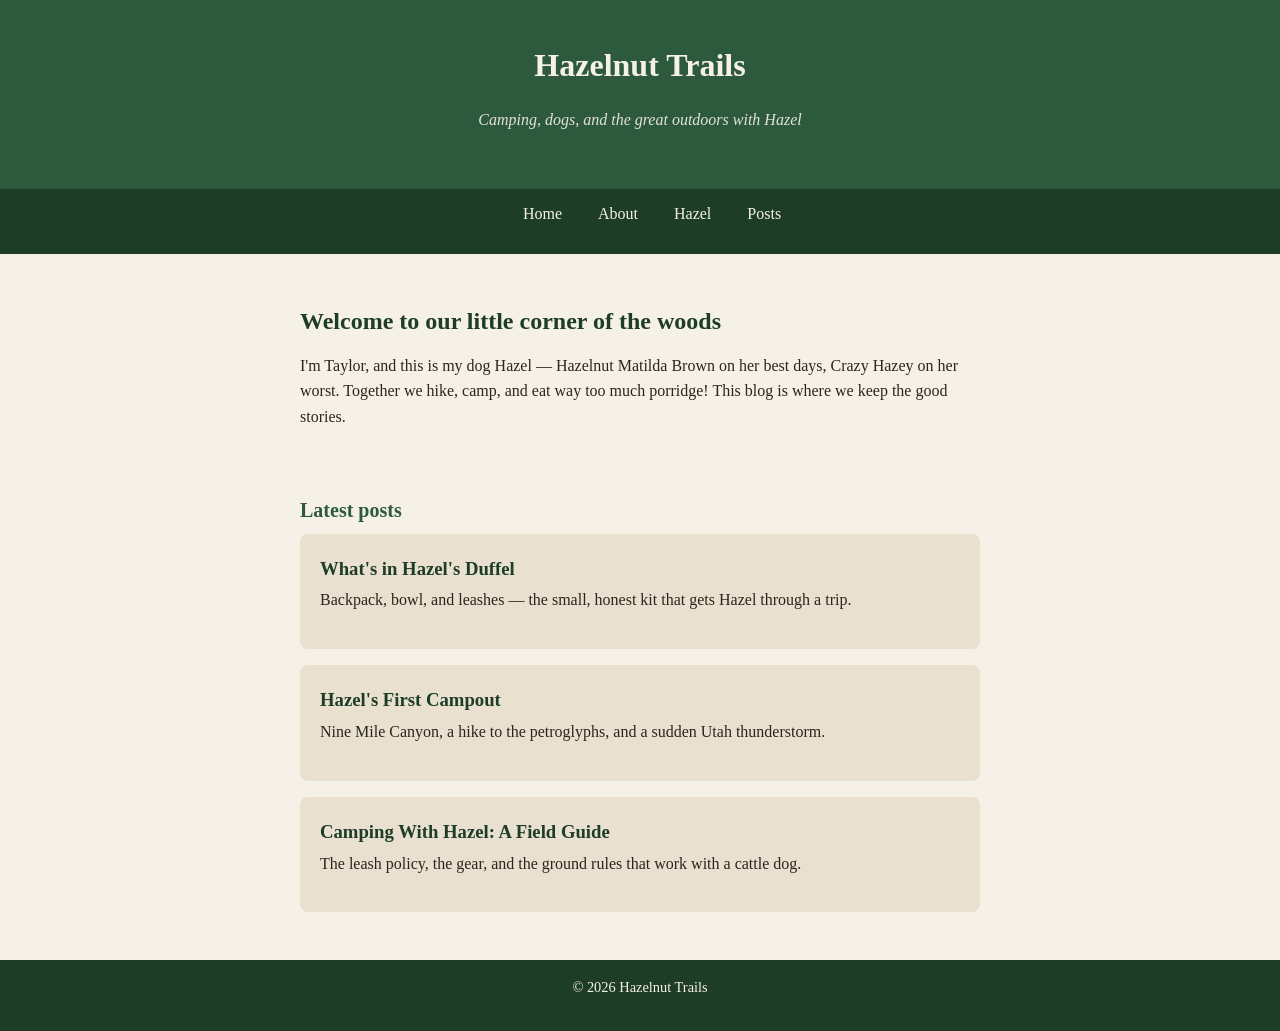
<file: index.html>
<!DOCTYPE html>
<html lang="en">
<head>
  <meta charset="utf-8">
  <meta name="viewport" content="width=device-width, initial-scale=1">
  <title>Hazelnut Trails</title>
  <link rel="stylesheet" href="style.css">
</head>
<body>
  <header class="site-header">
    <p class="site-title">Hazelnut Trails</p>
    <p class="site-tagline">Camping, dogs, and the great outdoors with Hazel</p>
  </header>

  <nav class="site-nav">
    <ul>
      <li><a href="index.html">Home</a></li>
      <li><a href="about.html">About</a></li>
      <li><a href="gallery.html">Hazel</a></li>
      <li><a href="index.html#posts">Posts</a></li>
    </ul>
  </nav>

  <main>
    <section class="intro">
      <h1>Welcome to our little corner of the woods</h1>
      <p>
        I'm Taylor, and this is my dog Hazel — Hazelnut Matilda Brown on her
        best days, Crazy Hazey on her worst. Together we hike, camp, and eat
        way too much porridge! This blog is where we keep the good stories.
      </p>
    </section>

    <section id="posts">
      <h2>Latest posts</h2>
      <ul class="post-list">
        <li>
          <a href="posts/hazels-duffel.html">
            <h3>What's in Hazel's Duffel</h3>
            <p>Backpack, bowl, and leashes — the small, honest kit that gets Hazel through a trip.</p>
          </a>
        </li>
        <li>
          <a href="posts/first-campout.html">
            <h3>Hazel's First Campout</h3>
            <p>Nine Mile Canyon, a hike to the petroglyphs, and a sudden Utah thunderstorm.</p>
          </a>
        </li>
        <li>
          <a href="posts/camping-with-hazel.html">
            <h3>Camping With Hazel: A Field Guide</h3>
            <p>The leash policy, the gear, and the ground rules that work with a cattle dog.</p>
          </a>
        </li>
      </ul>
    </section>
  </main>

  <footer class="site-footer">
    <p>&copy; 2026 Hazelnut Trails</p>
  </footer>
</body>
</html>
</file>
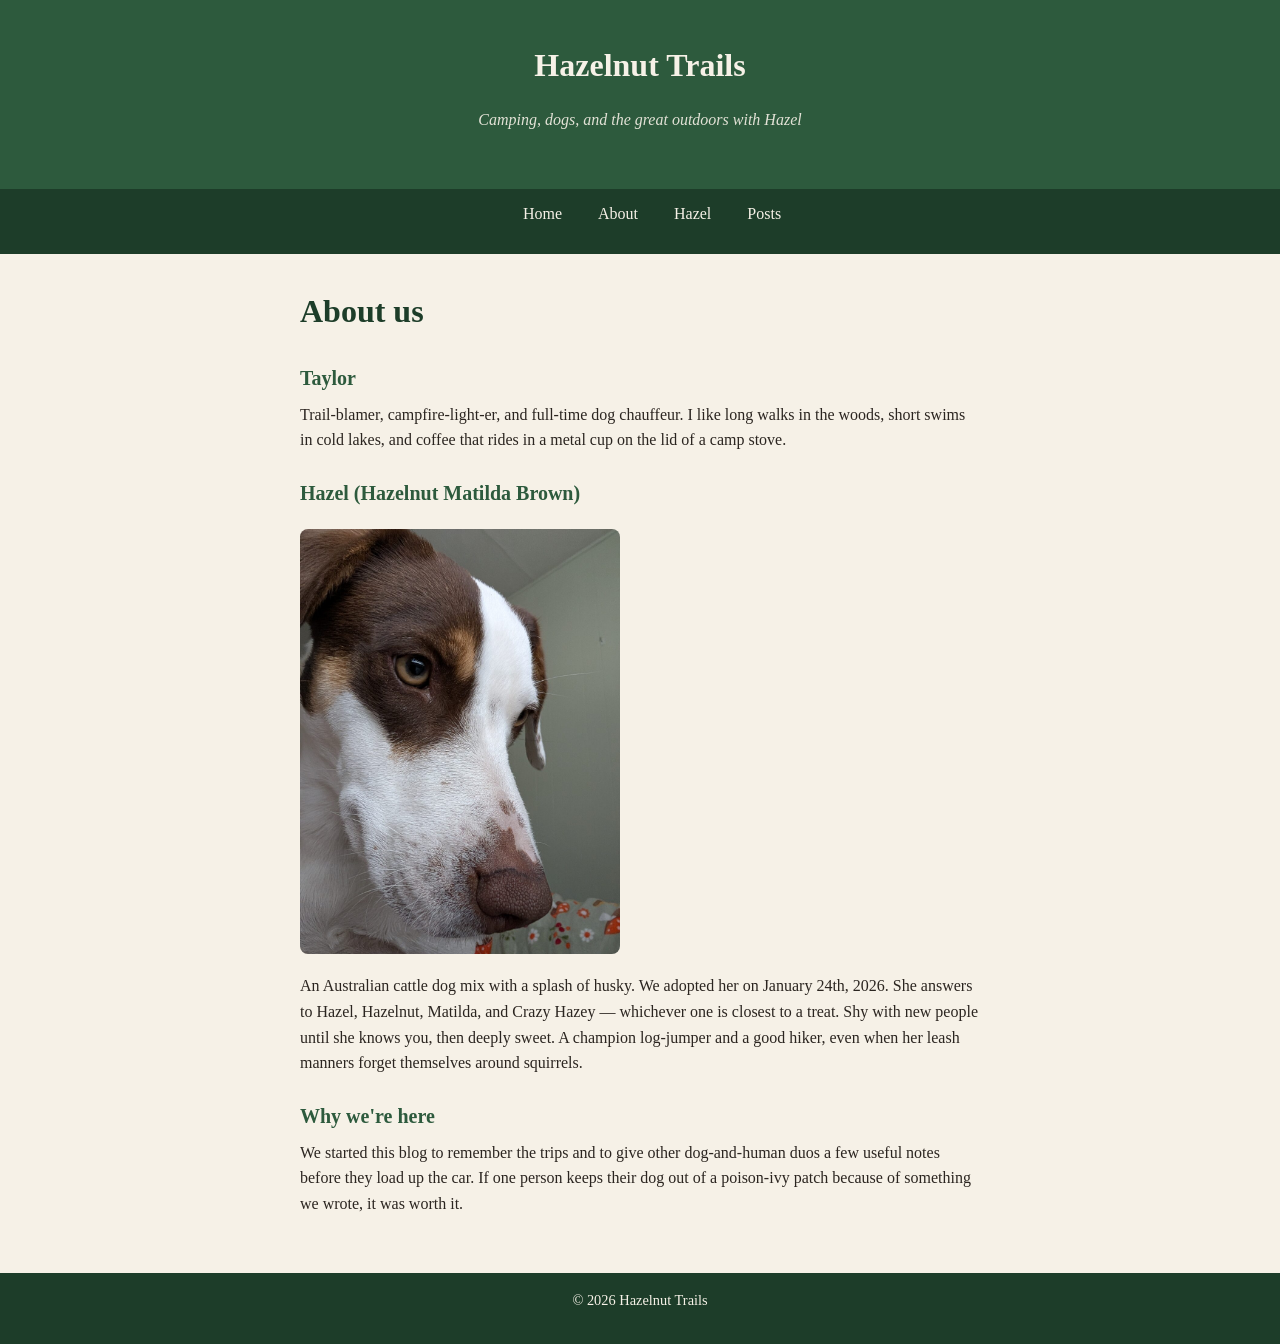
<file: about.html>
<!DOCTYPE html>
<html lang="en">
<head>
  <meta charset="utf-8">
  <meta name="viewport" content="width=device-width, initial-scale=1">
  <title>About | Hazelnut Trails</title>
  <link rel="stylesheet" href="style.css">
</head>
<body>
  <header class="site-header">
    <p class="site-title">Hazelnut Trails</p>
    <p class="site-tagline">Camping, dogs, and the great outdoors with Hazel</p>
  </header>

  <nav class="site-nav">
    <ul>
      <li><a href="index.html">Home</a></li>
      <li><a href="about.html">About</a></li>
      <li><a href="gallery.html">Hazel</a></li>
      <li><a href="index.html#posts">Posts</a></li>
    </ul>
  </nav>

  <main>
    <h1>About us</h1>

    <section class="about">
      <h2>Taylor</h2>
      <p>
        Trail-blamer, campfire-light-er, and full-time dog chauffeur. I like
        long walks in the woods, short swims in cold lakes, and coffee that
        rides in a metal cup on the lid of a camp stove.
      </p>
    </section>

    <section class="about">
      <h2>Hazel (Hazelnut Matilda Brown)</h2>
      <img class="about-photo" src="images/hazel-2026-1.jpg" alt="Hazel in the spring woods">
      <p>
        An Australian cattle dog mix with a splash of husky. We adopted her
        on January 24th, 2026. She answers to Hazel, Hazelnut, Matilda, and
        Crazy Hazey — whichever one is closest to a treat. Shy with new
        people until she knows you, then deeply sweet. A champion log-jumper
        and a good hiker, even when her leash manners forget themselves
        around squirrels.
      </p>
    </section>

    <section class="about">
      <h2>Why we're here</h2>
      <p>
        We started this blog to remember the trips and to give other
        dog-and-human duos a few useful notes before they load up the car. If
        one person keeps their dog out of a poison-ivy patch because of
        something we wrote, it was worth it.
      </p>
    </section>
  </main>

  <footer class="site-footer">
    <p>&copy; 2026 Hazelnut Trails</p>
  </footer>
</body>
</html>
</file>
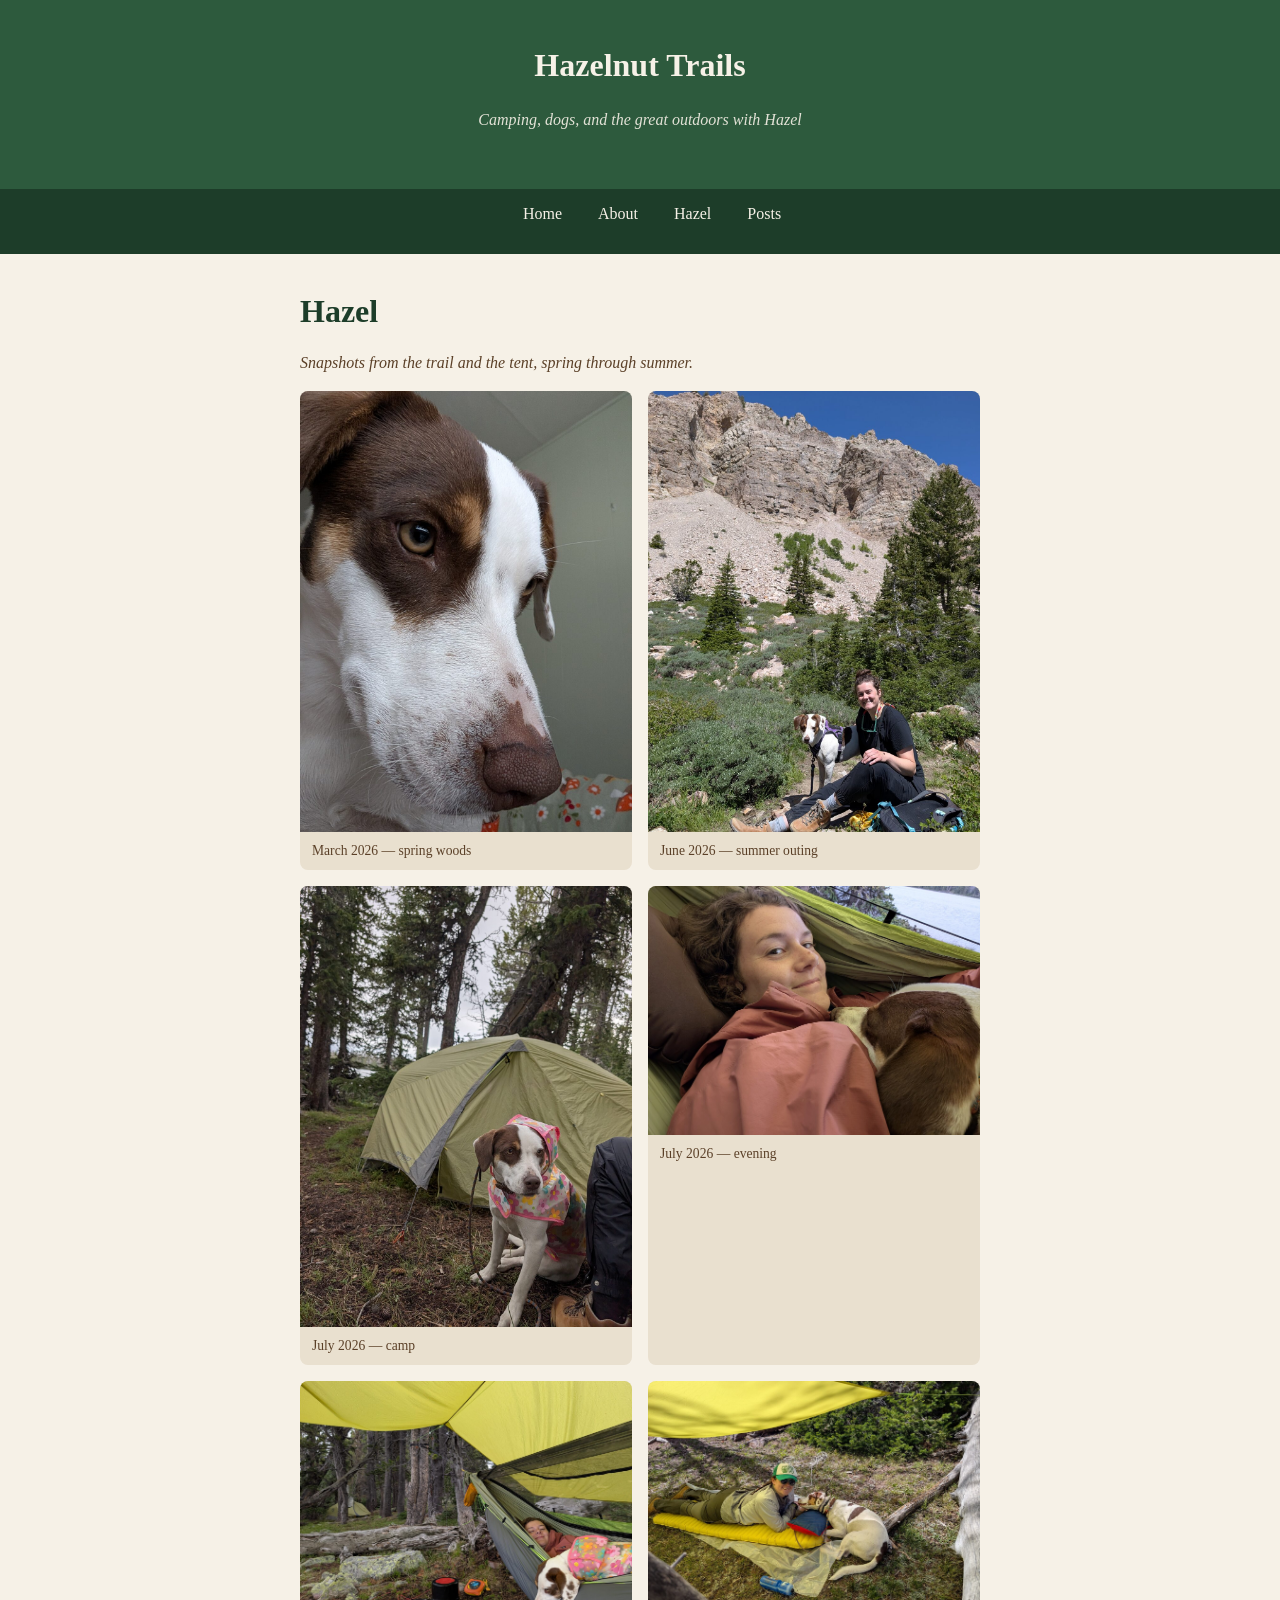
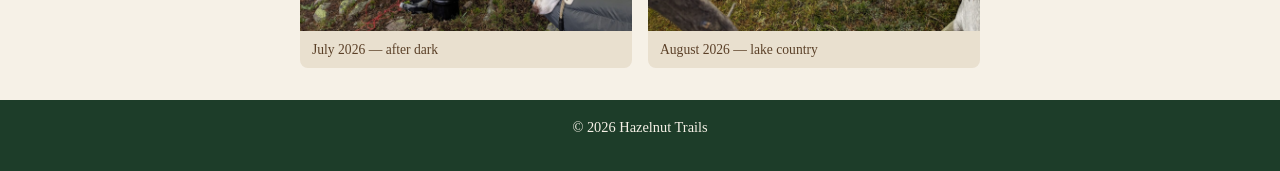
<file: gallery.html>
<!DOCTYPE html>
<html lang="en">
<head>
  <meta charset="utf-8">
  <meta name="viewport" content="width=device-width, initial-scale=1">
  <title>Hazel | Hazelnut Trails</title>
  <link rel="stylesheet" href="style.css">
</head>
<body>
  <header class="site-header">
    <p class="site-title">Hazelnut Trails</p>
    <p class="site-tagline">Camping, dogs, and the great outdoors with Hazel</p>
  </header>

  <nav class="site-nav">
    <ul>
      <li><a href="index.html">Home</a></li>
      <li><a href="about.html">About</a></li>
      <li><a href="gallery.html">Hazel</a></li>
      <li><a href="index.html#posts">Posts</a></li>
    </ul>
  </nav>

  <main>
    <h1>Hazel</h1>
    <p class="gallery-note">Snapshots from the trail and the tent, spring through summer.</p>

    <section class="gallery">
      <figure>
        <img src="images/hazel-2026-1.jpg" alt="Hazel outdoors, March 2026">
        <figcaption>March 2026 — spring woods</figcaption>
      </figure>
      <figure>
        <img src="images/hazel-2026-2.jpg" alt="Hazel outdoors, June 2026">
        <figcaption>June 2026 — summer outing</figcaption>
      </figure>
      <figure>
        <img src="images/hazel-2026-3.jpg" alt="Hazel camping, July 2026">
        <figcaption>July 2026 — camp</figcaption>
      </figure>
      <figure>
        <img src="images/hazel-2026-4.jpg" alt="Hazel in the evening, July 2026">
        <figcaption>July 2026 — evening</figcaption>
      </figure>
      <figure>
        <img src="images/hazel-2026-5.jpg" alt="Hazel after dark, July 2026">
        <figcaption>July 2026 — after dark</figcaption>
      </figure>
      <figure>
        <img src="images/hazel-2026-6.jpg" alt="Hazel by the lake, August 2026">
        <figcaption>August 2026 — lake country</figcaption>
      </figure>
    </section>
  </main>

  <footer class="site-footer">
    <p>&copy; 2026 Hazelnut Trails</p>
  </footer>
</body>
</html>
</file>
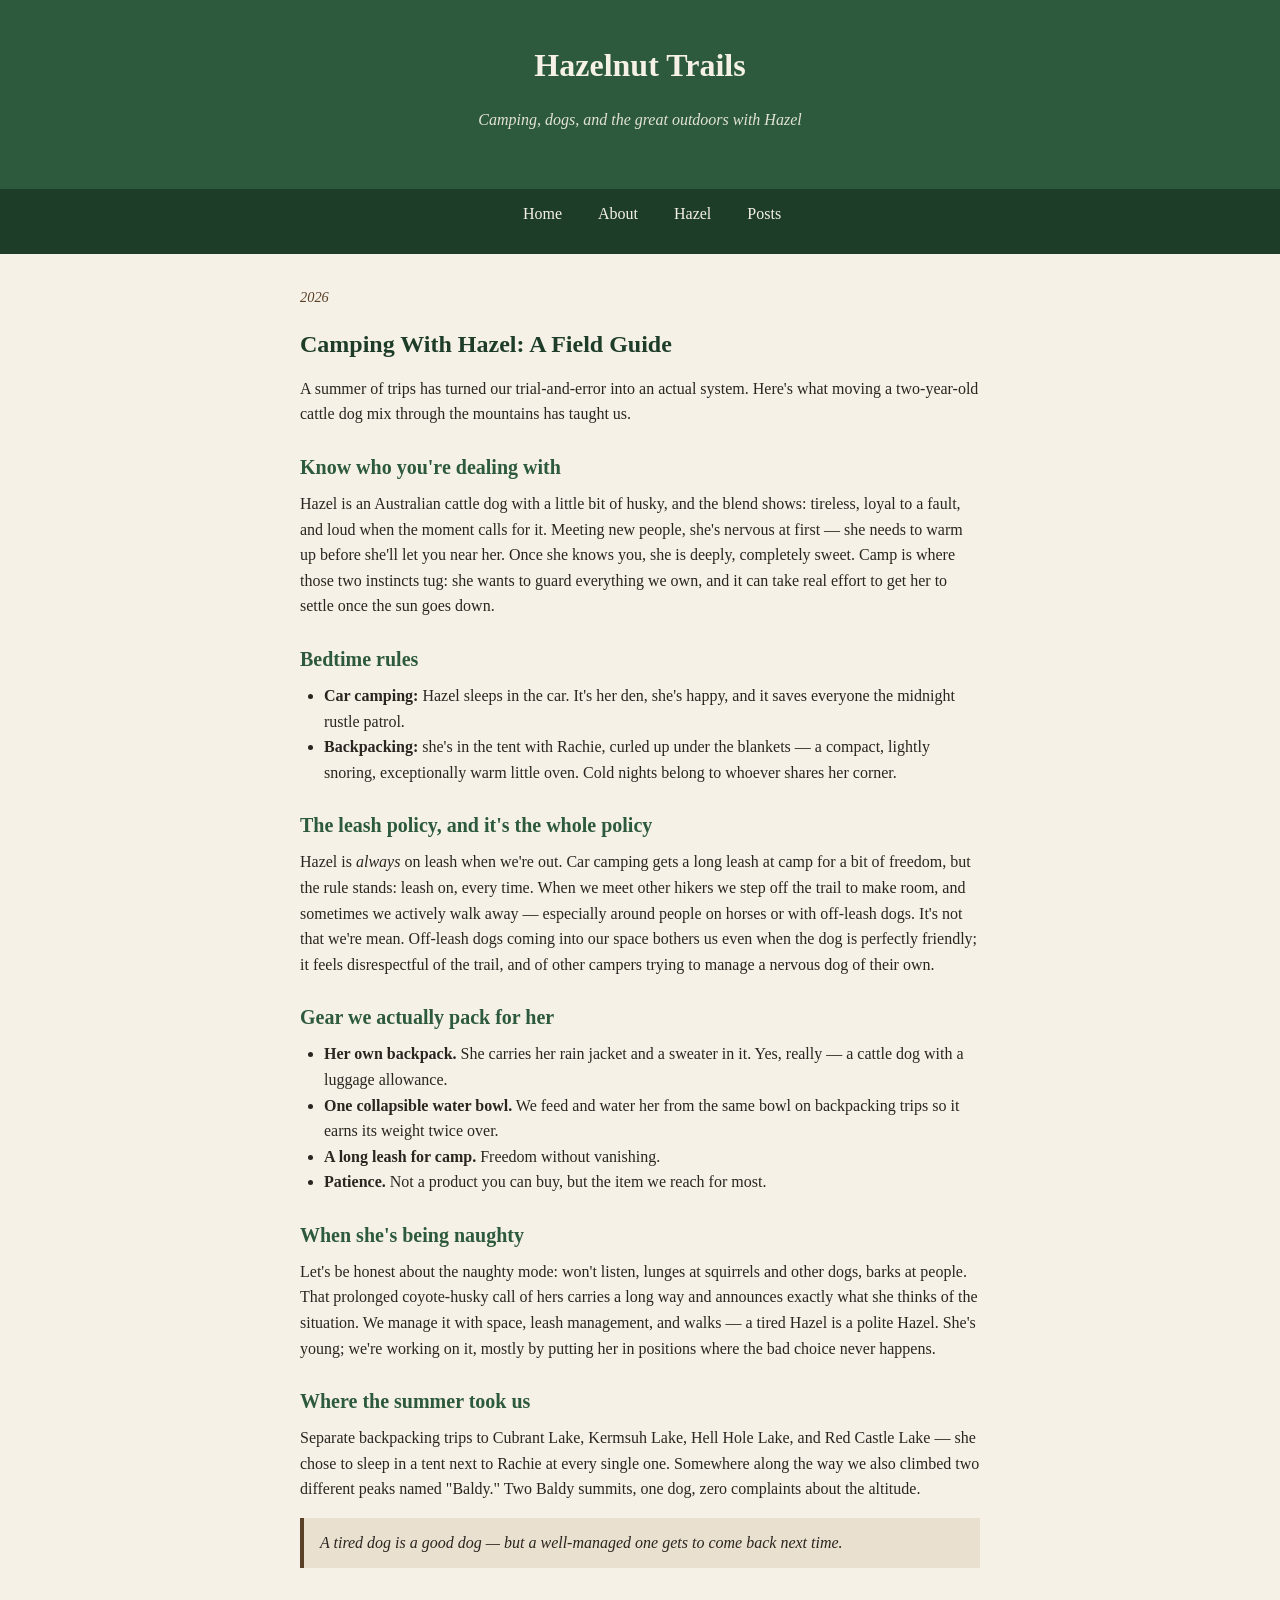
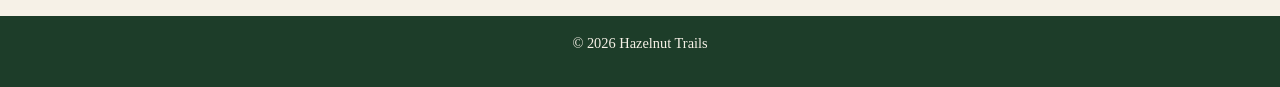
<file: posts/camping-with-hazel.html>
<!DOCTYPE html>
<html lang="en">
<head>
  <meta charset="utf-8">
  <meta name="viewport" content="width=device-width, initial-scale=1">
  <title>Camping With Hazel: A Field Guide | Hazelnut Trails</title>
  <link rel="stylesheet" href="../style.css">
</head>
<body>
  <header class="site-header">
    <p class="site-title">Hazelnut Trails</p>
    <p class="site-tagline">Camping, dogs, and the great outdoors with Hazel</p>
  </header>

  <nav class="site-nav">
    <ul>
      <li><a href="../index.html">Home</a></li>
      <li><a href="../about.html">About</a></li>
      <li><a href="../gallery.html">Hazel</a></li>
      <li><a href="../index.html#posts">Posts</a></li>
    </ul>
  </nav>

  <main>
    <article class="post">
      <p class="post-date">2026</p>
      <h1>Camping With Hazel: A Field Guide</h1>

      <p>
        A summer of trips has turned our trial-and-error into an actual
        system. Here's what moving a two-year-old cattle dog mix through the
        mountains has taught us.
      </p>

      <h2>Know who you're dealing with</h2>
      <p>
        Hazel is an Australian cattle dog with a little bit of husky, and the
        blend shows: tireless, loyal to a fault, and loud when the moment
        calls for it. Meeting new people, she's nervous at first — she needs
        to warm up before she'll let you near her. Once she knows you, she is
        deeply, completely sweet. Camp is where those two instincts tug: she
        wants to guard everything we own, and it can take real effort to get
        her to settle once the sun goes down.
      </p>

      <h2>Bedtime rules</h2>
      <ul>
        <li><strong>Car camping:</strong> Hazel sleeps in the car. It's her
          den, she's happy, and it saves everyone the midnight rustle patrol.</li>
        <li><strong>Backpacking:</strong> she's in the tent with Rachie, curled
          up under the blankets — a compact, lightly snoring, exceptionally
          warm little oven. Cold nights belong to whoever shares her corner.</li>
      </ul>

      <h2>The leash policy, and it's the whole policy</h2>
      <p>
        Hazel is <em>always</em> on leash when we're out. Car camping gets a
        long leash at camp for a bit of freedom, but the rule stands: leash
        on, every time. When we meet other hikers we step off the trail to
        make room, and sometimes we actively walk away — especially around
        people on horses or with off-leash dogs. It's not that we're mean.
        Off-leash dogs coming into our space bothers us even when the dog is
        perfectly friendly; it feels disrespectful of the trail, and of other
        campers trying to manage a nervous dog of their own.
      </p>

      <h2>Gear we actually pack for her</h2>
      <ul>
        <li><strong>Her own backpack.</strong> She carries her rain jacket and
          a sweater in it. Yes, really — a cattle dog with a luggage allowance.</li>
        <li><strong>One collapsible water bowl.</strong> We feed and water her
          from the same bowl on backpacking trips so it earns its weight twice
          over.</li>
        <li><strong>A long leash for camp.</strong> Freedom without vanishing.</li>
        <li><strong>Patience.</strong> Not a product you can buy, but the item
          we reach for most.</li>
      </ul>

      <h2>When she's being naughty</h2>
      <p>
        Let's be honest about the naughty mode: won't listen, lunges at
        squirrels and other dogs, barks at people. That prolonged coyote-husky
        call of hers carries a long way and announces exactly what she thinks
        of the situation. We manage it with space, leash management, and
        walks — a tired Hazel is a polite Hazel. She's young; we're working on
        it, mostly by putting her in positions where the bad choice never
        happens.
      </p>

      <h2>Where the summer took us</h2>
      <p>
        Separate backpacking trips to Cubrant Lake, Kermsuh Lake, Hell Hole
        Lake, and Red Castle Lake — she chose to sleep in a tent next to
        Rachie at every single one. Somewhere along the way we also climbed
        two different peaks named "Baldy." Two Baldy summits, one dog, zero
        complaints about the altitude.
      </p>

      <blockquote>
        A tired dog is a good dog — but a well-managed one gets to come back
        next time.
      </blockquote>
    </article>
  </main>

  <footer class="site-footer">
    <p>&copy; 2026 Hazelnut Trails</p>
  </footer>
</body>
</html>
</file>
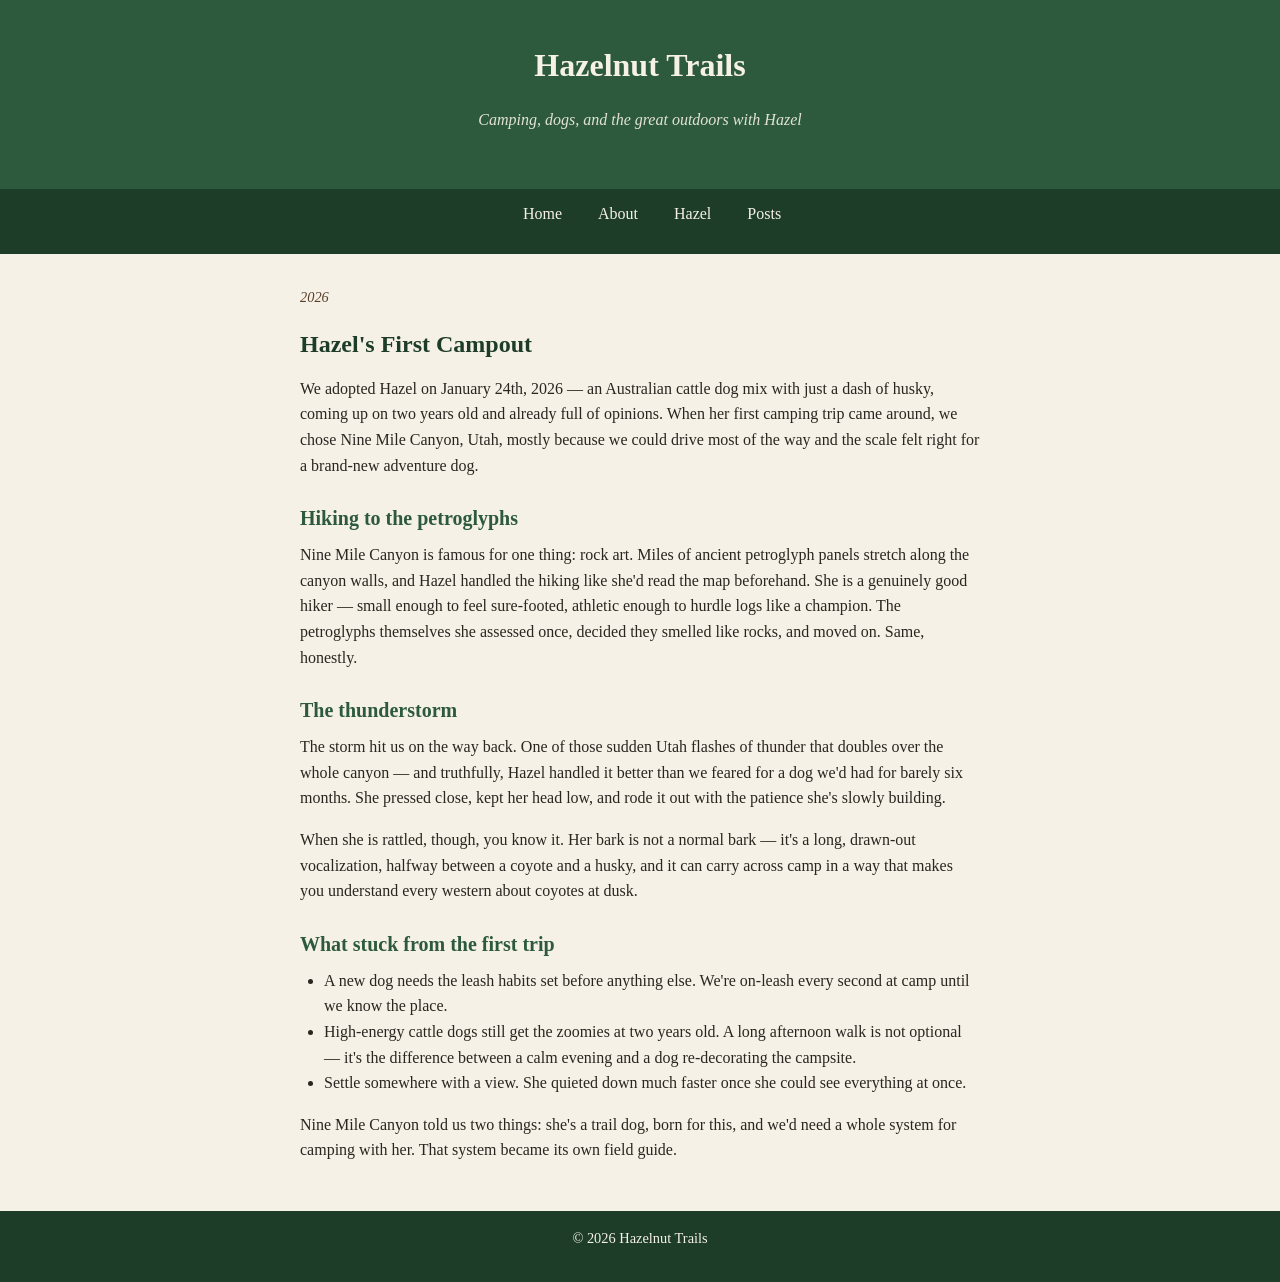
<file: posts/first-campout.html>
<!DOCTYPE html>
<html lang="en">
<head>
  <meta charset="utf-8">
  <meta name="viewport" content="width=device-width, initial-scale=1">
  <title>Hazel's First Campout | Hazelnut Trails</title>
  <link rel="stylesheet" href="../style.css">
</head>
<body>
  <header class="site-header">
    <p class="site-title">Hazelnut Trails</p>
    <p class="site-tagline">Camping, dogs, and the great outdoors with Hazel</p>
  </header>

  <nav class="site-nav">
    <ul>
      <li><a href="../index.html">Home</a></li>
      <li><a href="../about.html">About</a></li>
      <li><a href="../gallery.html">Hazel</a></li>
      <li><a href="../index.html#posts">Posts</a></li>
    </ul>
  </nav>

  <main>
    <article class="post">
      <p class="post-date">2026</p>
      <h1>Hazel's First Campout</h1>

      <p>
        We adopted Hazel on January 24th, 2026 — an Australian cattle dog
        mix with just a dash of husky, coming up on two years old and already
        full of opinions. When her first camping trip came around, we chose
        Nine Mile Canyon, Utah, mostly because we could drive most of the way
        and the scale felt right for a brand-new adventure dog.
      </p>

      <h2>Hiking to the petroglyphs</h2>
      <p>
        Nine Mile Canyon is famous for one thing: rock art. Miles of ancient
        petroglyph panels stretch along the canyon walls, and Hazel handled
        the hiking like she'd read the map beforehand. She is a genuinely
        good hiker — small enough to feel sure-footed, athletic enough to
        hurdle logs like a champion. The petroglyphs themselves she assessed
        once, decided they smelled like rocks, and moved on. Same, honestly.
      </p>

      <h2>The thunderstorm</h2>
      <p>
        The storm hit us on the way back. One of those sudden Utah flashes of
        thunder that doubles over the whole canyon — and truthfully, Hazel
        handled it better than we feared for a dog we'd had for barely six
        months. She pressed close, kept her head low, and rode it out with
        the patience she's slowly building.
      </p>
      <p>
        When she is rattled, though, you know it. Her bark is not a normal
        bark — it's a long, drawn-out vocalization, halfway between a coyote
        and a husky, and it can carry across camp in a way that makes you
        understand every western about coyotes at dusk.
      </p>

      <h2>What stuck from the first trip</h2>
      <ul>
        <li>A new dog needs the leash habits set before anything else. We're
          on-leash every second at camp until we know the place.</li>
        <li>High-energy cattle dogs still get the zoomies at two years old.
          A long afternoon walk is not optional — it's the difference between
          a calm evening and a dog re-decorating the campsite.</li>
        <li>Settle somewhere with a view. She quieted down much faster once
          she could see everything at once.</li>
      </ul>

      <p>
        Nine Mile Canyon told us two things: she's a trail dog, born for
        this, and we'd need a whole system for camping with her. That system
        became its own field guide.
      </p>
    </article>
  </main>

  <footer class="site-footer">
    <p>&copy; 2026 Hazelnut Trails</p>
  </footer>
</body>
</html>
</file>
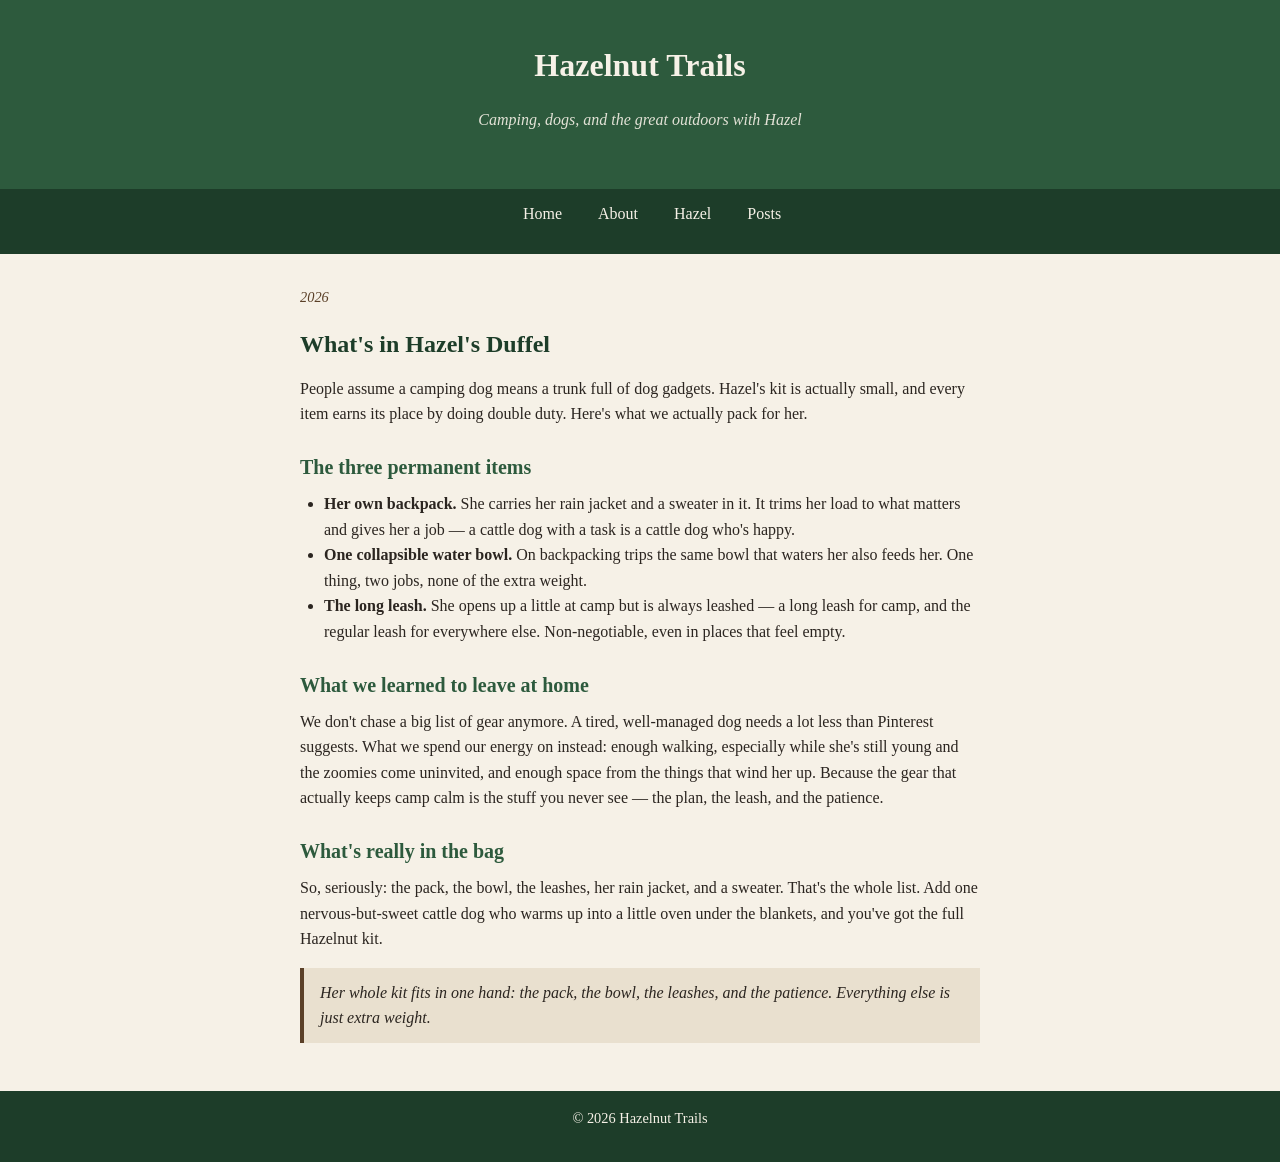
<file: posts/hazels-duffel.html>
<!DOCTYPE html>
<html lang="en">
<head>
  <meta charset="utf-8">
  <meta name="viewport" content="width=device-width, initial-scale=1">
  <title>What's in Hazel's Duffel | Hazelnut Trails</title>
  <link rel="stylesheet" href="../style.css">
</head>
<body>
  <header class="site-header">
    <p class="site-title">Hazelnut Trails</p>
    <p class="site-tagline">Camping, dogs, and the great outdoors with Hazel</p>
  </header>

  <nav class="site-nav">
    <ul>
      <li><a href="../index.html">Home</a></li>
      <li><a href="../about.html">About</a></li>
      <li><a href="../gallery.html">Hazel</a></li>
      <li><a href="../index.html#posts">Posts</a></li>
    </ul>
  </nav>

  <main>
    <article class="post">
      <p class="post-date">2026</p>
      <h1>What's in Hazel's Duffel</h1>

      <p>
        People assume a camping dog means a trunk full of dog gadgets. Hazel's
        kit is actually small, and every item earns its place by doing double
        duty. Here's what we actually pack for her.
      </p>

      <h2>The three permanent items</h2>
      <ul>
        <li><strong>Her own backpack.</strong> She carries her rain jacket
          and a sweater in it. It trims her load to what matters and gives her
          a job — a cattle dog with a task is a cattle dog who's happy.</li>
        <li><strong>One collapsible water bowl.</strong> On backpacking trips
          the same bowl that waters her also feeds her. One thing, two jobs,
          none of the extra weight.</li>
        <li><strong>The long leash.</strong> She opens up a little at camp but
          is always leashed — a long leash for camp, and the regular leash for
          everywhere else. Non-negotiable, even in places that feel empty.</li>
      </ul>

      <h2>What we learned to leave at home</h2>
      <p>
        We don't chase a big list of gear anymore. A tired, well-managed dog
        needs a lot less than Pinterest suggests. What we spend our energy on
        instead: enough walking, especially while she's still young and the
        zoomies come uninvited, and enough space from the things that wind her
        up. Because the gear that actually keeps camp calm is the stuff you
        never see — the plan, the leash, and the patience.
      </p>

      <h2>What's really in the bag</h2>
      <p>
        So, seriously: the pack, the bowl, the leashes, her rain jacket, and a
        sweater. That's the whole list. Add one nervous-but-sweet cattle dog
        who warms up into a little oven under the blankets, and you've got the
        full Hazelnut kit.
      </p>

      <blockquote>
        Her whole kit fits in one hand: the pack, the bowl, the leashes, and
        the patience. Everything else is just extra weight.
      </blockquote>
    </article>
  </main>

  <footer class="site-footer">
    <p>&copy; 2026 Hazelnut Trails</p>
  </footer>
</body>
</html>
</file>
<file: style.css>
:root {
  --leaf: #2d5a3d;
  --leaf-dark: #1d3d29;
  --bark: #5b4028;
  --cream: #f6f1e7;
  --smoke: #e9e0cf;
  --ink: #2b2520;
}

* {
  margin: 0;
  padding: 0;
  box-sizing: border-box;
}

body {
  font-family: Georgia, "Times New Roman", serif;
  background: var(--cream);
  color: var(--ink);
  line-height: 1.6;
  display: flex;
  flex-direction: column;
  min-height: 100vh;
}

.site-header {
  background: var(--leaf);
  color: var(--cream);
  padding: 2.5rem 1rem;
  text-align: center;
}

.site-title {
  font-size: 2rem;
  color: var(--cream);
  font-weight: bold;
}

.site-tagline {
  margin-top: 0.25rem;
  font-style: italic;
  opacity: 0.9;
}

.site-nav {
  background: var(--leaf-dark);
}

.site-nav ul {
  list-style: none;
  display: flex;
  gap: 1.25rem;
  justify-content: center;
  flex-wrap: wrap;
  padding: 0.75rem;
}

.site-nav a {
  color: var(--cream);
  text-decoration: none;
  padding: 0.25rem 0.5rem;
  border-radius: 4px;
}

.site-nav a:hover {
  background: var(--bark);
}

main {
  flex: 1;
  max-width: 720px;
  width: 100%;
  margin: 0 auto;
  padding: 2rem 1.25rem;
}

h1 {
  color: var(--leaf-dark);
  margin-bottom: 0.75rem;
}

h2 {
  color: var(--leaf);
  margin: 1.5rem 0 0.5rem;
  font-size: 1.25rem;
}

p {
  margin-bottom: 1rem;
}

ul {
  margin: 0 0 1rem 1.5rem;
}

.intro {
  padding: 1rem 0 1.5rem;
}

.post-list {
  list-style: none;
  margin-left: 0;
}

.post-list li {
  background: var(--smoke);
  border-radius: 8px;
  margin: 0 0 1rem;
  transition: transform 0.1s ease;
}

.post-list li:hover {
  transform: translateY(-2px);
}

.post-list a {
  display: block;
  padding: 1.25rem;
  text-decoration: none;
  color: inherit;
}

.post-list h3 {
  color: var(--leaf-dark);
  margin-bottom: 0.25rem;
}

.about {
  margin-bottom: 1.5rem;
}

.about-photo {
  max-width: 320px;
  border-radius: 8px;
  margin: 0.75rem 0;
}

.gallery-note {
  font-style: italic;
  color: var(--bark);
}

.gallery {
  display: grid;
  grid-template-columns: repeat(auto-fill, minmax(250px, 1fr));
  gap: 1rem;
  margin-top: 1rem;
}

.gallery figure {
  margin: 0;
  background: var(--smoke);
  border-radius: 8px;
  overflow: hidden;
}

.gallery img {
  display: block;
  width: 100%;
  height: auto;
}

.gallery figcaption {
  padding: 0.5rem 0.75rem;
  font-size: 0.85rem;
  color: var(--bark);
}

.post-date {
  font-size: 0.9rem;
  font-style: italic;
  color: var(--bark);
  margin-bottom: 1rem;
}

blockquote {
  border-left: 4px solid var(--bark);
  background: var(--smoke);
  padding: 0.75rem 1rem;
  margin: 1rem 0;
  font-style: italic;
}

.site-footer {
  background: var(--leaf-dark);
  color: var(--cream);
  text-align: center;
  padding: 1rem;
  font-size: 0.9rem;
}

@media (max-width: 600px) {
  .site-title {
    font-size: 1.5rem;
  }

  main {
    padding: 1.25rem 0.75rem;
  }
}
</file>
